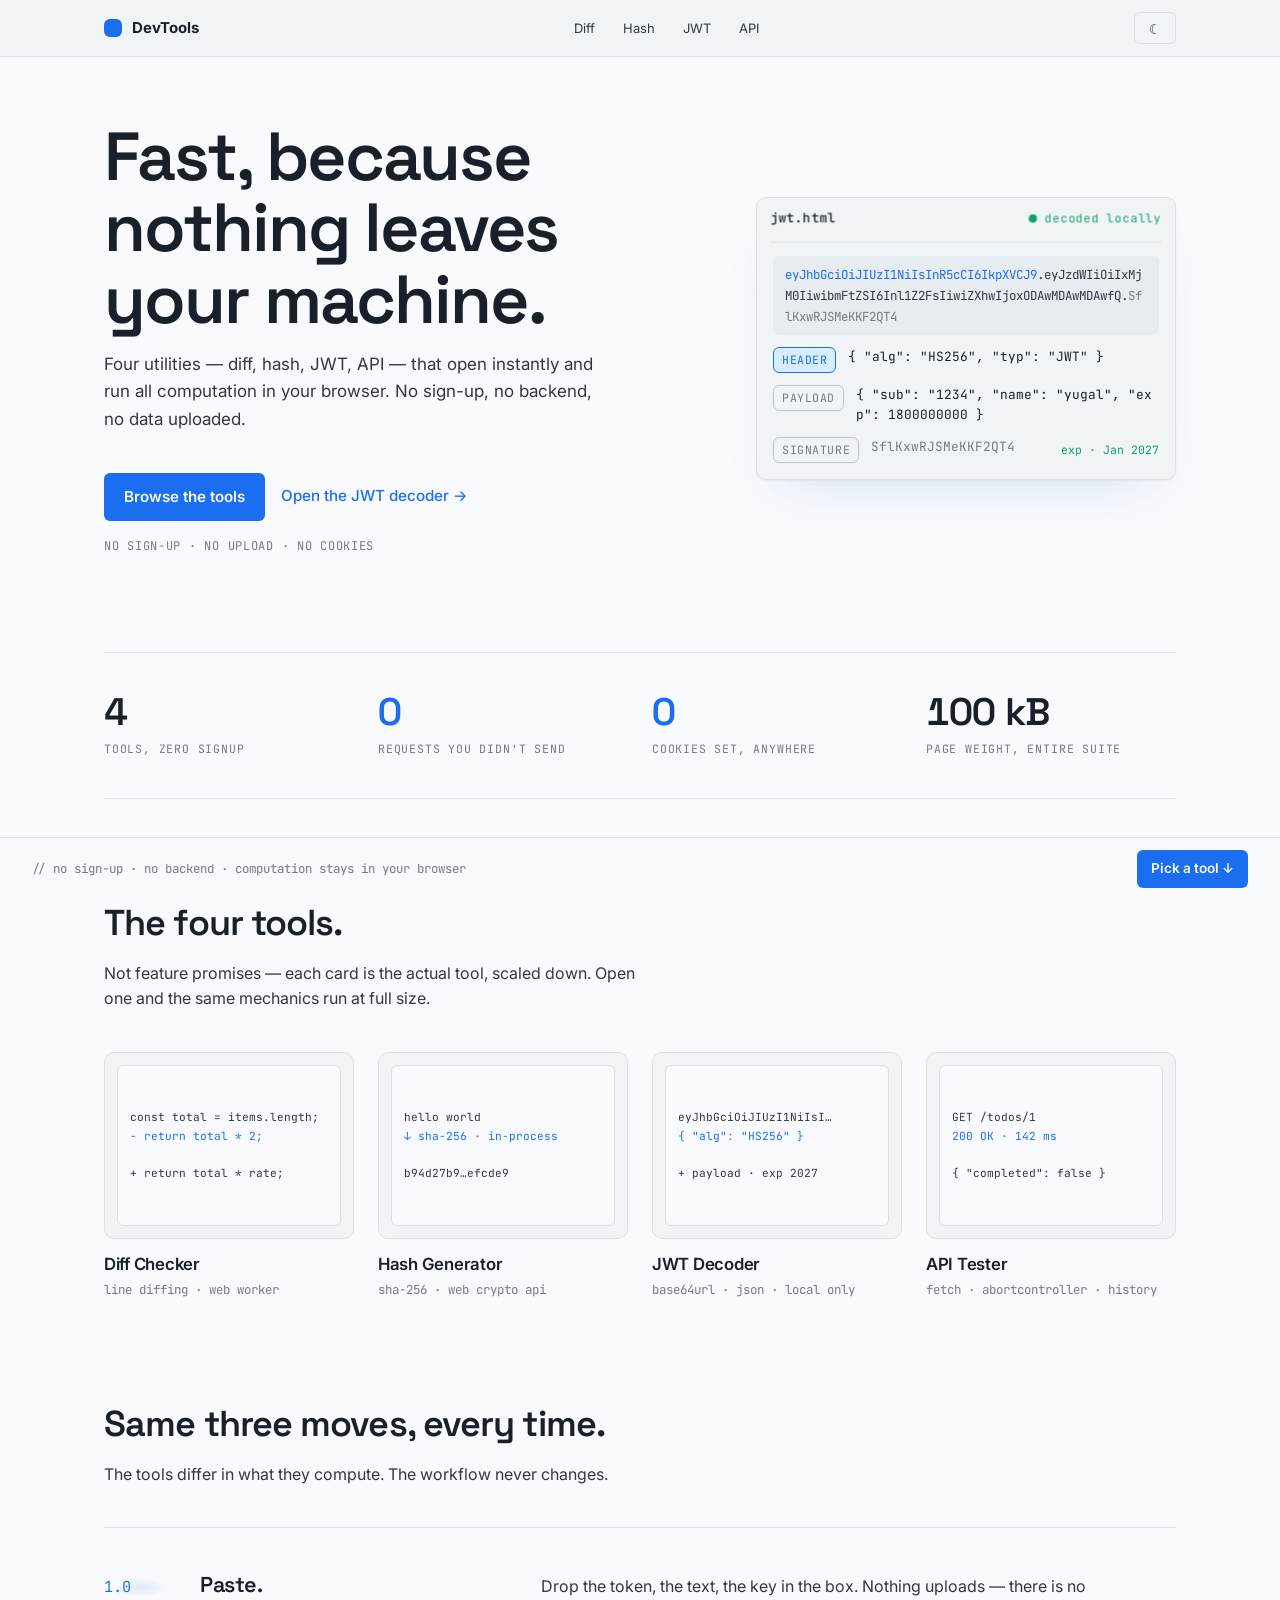
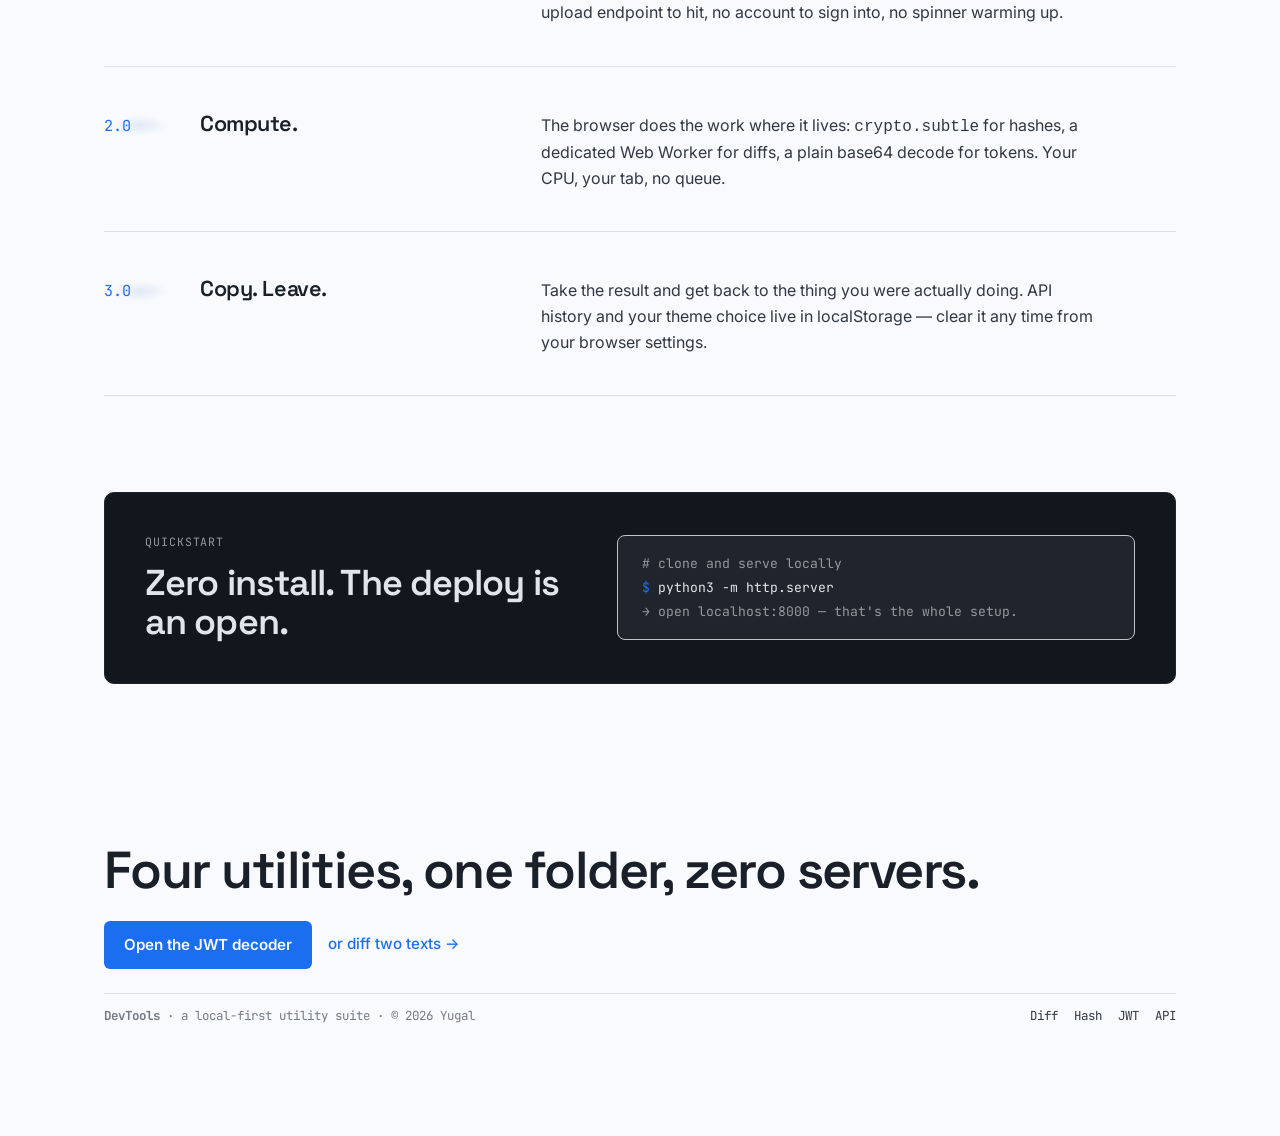
<file: index.html>
<!DOCTYPE html>
<html lang="en">
<head>
    <meta charset="UTF-8">
    <meta name="viewport" content="width=device-width, initial-scale=1.0">
    <title>DevTools — Fast, local, developer utilities</title>
    <link rel="stylesheet" href="https://fonts.googleapis.com/css2?family=Space+Grotesk:wght@400;500;600;700&family=Inter:wght@400;500;600&family=JetBrains+Mono:wght@400;500;600&display=swap">
    <link rel="stylesheet" href="css/style.css">
    <link rel="stylesheet" href="css/landing.css">
    <script>
    (function () {
        var t = localStorage.getItem('devtools-theme');
        if (t !== 'dark' && t !== 'light') {
            t = window.matchMedia('(prefers-color-scheme: dark)').matches ? 'dark' : 'light';
        }
        document.documentElement.dataset.theme = t;
    })();
    </script>
</head>
<body class="home-page">
    <nav class="site-nav">
        <div class="nav-inner">
            <a class="brand" href="index.html"><span class="brand-logo"></span>DevTools</a>
            <div class="nav-links">
                <a class="nav-link" href="diff.html">Diff</a>
                <a class="nav-link" href="hash.html">Hash</a>
                <a class="nav-link" href="jwt.html">JWT</a>
                <a class="nav-link" href="api.html">API</a>
            </div>
            <button class="theme-toggle" type="button" aria-label="Toggle dark mode" title="Toggle dark mode" aria-pressed="false">
                <span class="icon-moon">☾</span>
                <span class="icon-sun">☀</span>
            </button>
        </div>
    </nav>

    <main class="landing">

        <!-- H2 · Split diptych: headline + lede left, live product exhibit right -->
        <section class="hero-split">
            <div class="hero-copy">
                <h1>Fast, because nothing leaves your machine.</h1>
                <p class="hero-lede">Four utilities — diff, hash, JWT, API — that open instantly and run all computation in your browser. No sign-up, no backend, no data uploaded.</p>
                <div class="hero-actions">
                    <a class="cta-solid" href="#tools">Browse the tools</a>
                    <a class="link-quiet" href="jwt.html">Open the JWT decoder →</a>
                </div>
                <p class="hero-meta">no sign-up · no upload · no cookies</p>
            </div>

            <figure class="stage" aria-hidden="true">
                <span class="hotspot hs-tl"></span>
                <span class="hotspot hs-tc"></span>
                <span class="hotspot hs-tr"></span>
                <span class="hotspot hs-ml"></span>
                <span class="hotspot hs-mc"></span>
                <span class="hotspot hs-mr"></span>
                <span class="hotspot hs-bl"></span>
                <span class="hotspot hs-bc"></span>
                <span class="hotspot hs-br"></span>

                <div class="exhibit">
                    <div class="ex-head">
                        <span class="ex-title">jwt.html</span>
                        <span class="ex-status">decoded locally</span>
                    </div>
                    <div class="ex-token">
                        <span class="tok-h">eyJhbGciOiJIUzI1NiIsInR5cCI6IkpXVCJ9</span>.<span class="tok-p">eyJzdWIiOiIxMjM0IiwibmFtZSI6Inl1Z2FsIiwiZXhwIjoxODAwMDAwMDAwfQ</span>.<span class="tok-s">SflKxwRJSMeKKF2QT4</span>
                    </div>
                    <div class="ex-row">
                        <span class="ex-tag ex-tag--accent">Header</span>
                        <span class="ex-code">{ "alg": "HS256", "typ": "JWT" }</span>
                    </div>
                    <div class="ex-row">
                        <span class="ex-tag">Payload</span>
                        <span class="ex-code">{ "sub": "1234", "name": "yugal", "exp": 1800000000 }</span>
                    </div>
                    <div class="ex-row">
                        <span class="ex-tag">Signature</span>
                        <span class="ex-code"><span class="dim">SflKxwRJSMeKKF2QT4</span></span>
                        <span class="ex-note">exp · Jan 2027</span>
                    </div>
                </div>
            </figure>
        </section>

        <!-- T4 · Numbered stat strip: every number real and measured -->
        <section class="stat-strip reveal">
            <div><b>4</b><span>tools, zero signup</span></div>
            <div class="zero"><b>0</b><span>requests you didn&apos;t send</span></div>
            <div class="zero"><b>0</b><span>cookies set, anywhere</span></div>
            <div><b>100&nbsp;kB</b><span>page weight, entire suite</span></div>
        </section>

        <!-- F6 · Product card grid: the four tools, each shown working -->
        <h2 class="section-kicker" id="tools">The four tools.</h2>
        <p class="section-sub">Not feature promises — each card is the actual tool, scaled down. Open one and the same mechanics run at full size.</p>

        <section class="product-grid">
            <a class="product reveal" href="diff.html">
                <span class="product__media">
                    <span class="exhibit-lite" aria-hidden="true">const total = items.length;<br><span class="accent-text">− return total * 2;</span><br>+ return total * rate;</span>
                </span>
                <span class="product__go" aria-hidden="true">→</span>
                <h3 class="product__name">Diff Checker</h3>
                <p class="product__price">line diffing · web worker</p>
            </a>

            <a class="product reveal" href="hash.html">
                <span class="product__media">
                    <span class="exhibit-lite" aria-hidden="true">hello world<br><span class="accent-text">↓ sha-256 · in-process</span><br>b94d27b9…efcde9</span>
                </span>
                <span class="product__go" aria-hidden="true">→</span>
                <h3 class="product__name">Hash Generator</h3>
                <p class="product__price">sha-256 · web crypto api</p>
            </a>

            <a class="product reveal" href="jwt.html">
                <span class="product__media">
                    <span class="exhibit-lite" aria-hidden="true">eyJhbGciOiJIUzI1NiIsI…<br><span class="accent-text">{ "alg": "HS256" }</span><br>+ payload · exp 2027</span>
                </span>
                <span class="product__go" aria-hidden="true">→</span>
                <h3 class="product__name">JWT Decoder</h3>
                <p class="product__price">base64url · json · local only</p>
            </a>

            <a class="product reveal" href="api.html">
                <span class="product__media">
                    <span class="exhibit-lite" aria-hidden="true">GET /todos/1<br><span class="accent-text">200 OK · 142 ms</span><br>{ "completed": false }</span>
                </span>
                <span class="product__go" aria-hidden="true">→</span>
                <h3 class="product__name">API Tester</h3>
                <p class="product__price">fetch · abortcontroller · history</p>
            </a>
        </section>

        <!-- F4 · Step sequence: the universal flow every tool shares -->
        <h2 class="section-kicker reveal">Same three moves, every time.</h2>
        <p class="section-sub reveal">The tools differ in what they compute. The workflow never changes.</p>

        <ol class="steps">
            <li class="reveal">
                <span class="stage">1.0</span>
                <h3>Paste.</h3>
                <p>Drop the token, the text, the key in the box. Nothing uploads — there is no upload endpoint to hit, no account to sign into, no spinner warming up.</p>
            </li>
            <li class="reveal">
                <span class="stage">2.0</span>
                <h3>Compute.</h3>
                <p>The browser does the work where it lives: <code>crypto.subtle</code> for hashes, a dedicated Web Worker for diffs, a plain base64 decode for tokens. Your CPU, your tab, no queue.</p>
            </li>
            <li class="reveal">
                <span class="stage">3.0</span>
                <h3>Copy. Leave.</h3>
                <p>Take the result and get back to the thing you were actually doing. API history and your theme choice live in localStorage — clear it any time from your browser settings.</p>
            </li>
        </ol>

        <!-- Graphite quickstart band — Cobalt's one dark beat -->
        <section class="quickstart reveal" aria-label="Zero install">
            <div>
                <p class="qs-meta">Quickstart</p>
                <h2>Zero install. The deploy is an open.</h2>
            </div>
            <div class="qs-term">
                <span class="c"># clone and serve locally</span><br>
                <span class="p">$</span> <span class="v">python3 -m http.server</span><br>
                <span class="c">→ open localhost:8000 — that's the whole setup.</span>
            </div>
        </section>

        <!-- Ft5 · Statement footer -->
        <footer class="foot-stmt reveal">
            <p class="foot-stmt__line">Four utilities, one folder, zero servers.</p>
            <div class="foot-stmt__actions">
                <a class="cta-solid" href="jwt.html">Open the JWT decoder</a>
                <a class="link-quiet" href="diff.html">or diff two texts →</a>
            </div>
            <div class="foot-stmt__meta">
                <span><strong>DevTools</strong> · a local-first utility suite · © 2026 Yugal</span>
                <span><a href="diff.html">Diff</a><a href="hash.html">Hash</a><a href="jwt.html">JWT</a><a href="api.html">API</a></span>
            </div>
        </footer>

    </main>

    <!-- C4 · Sticky bottom bar: the CTA, always reachable -->
    <aside class="cta-sticky">
        <span class="note">// no sign-up · no backend · computation stays in your browser</span>
        <a class="cta-solid" href="#tools">Pick a tool ↓</a>
    </aside>

    <script src="js/theme.js"></script>
</body>
</html>
</file>
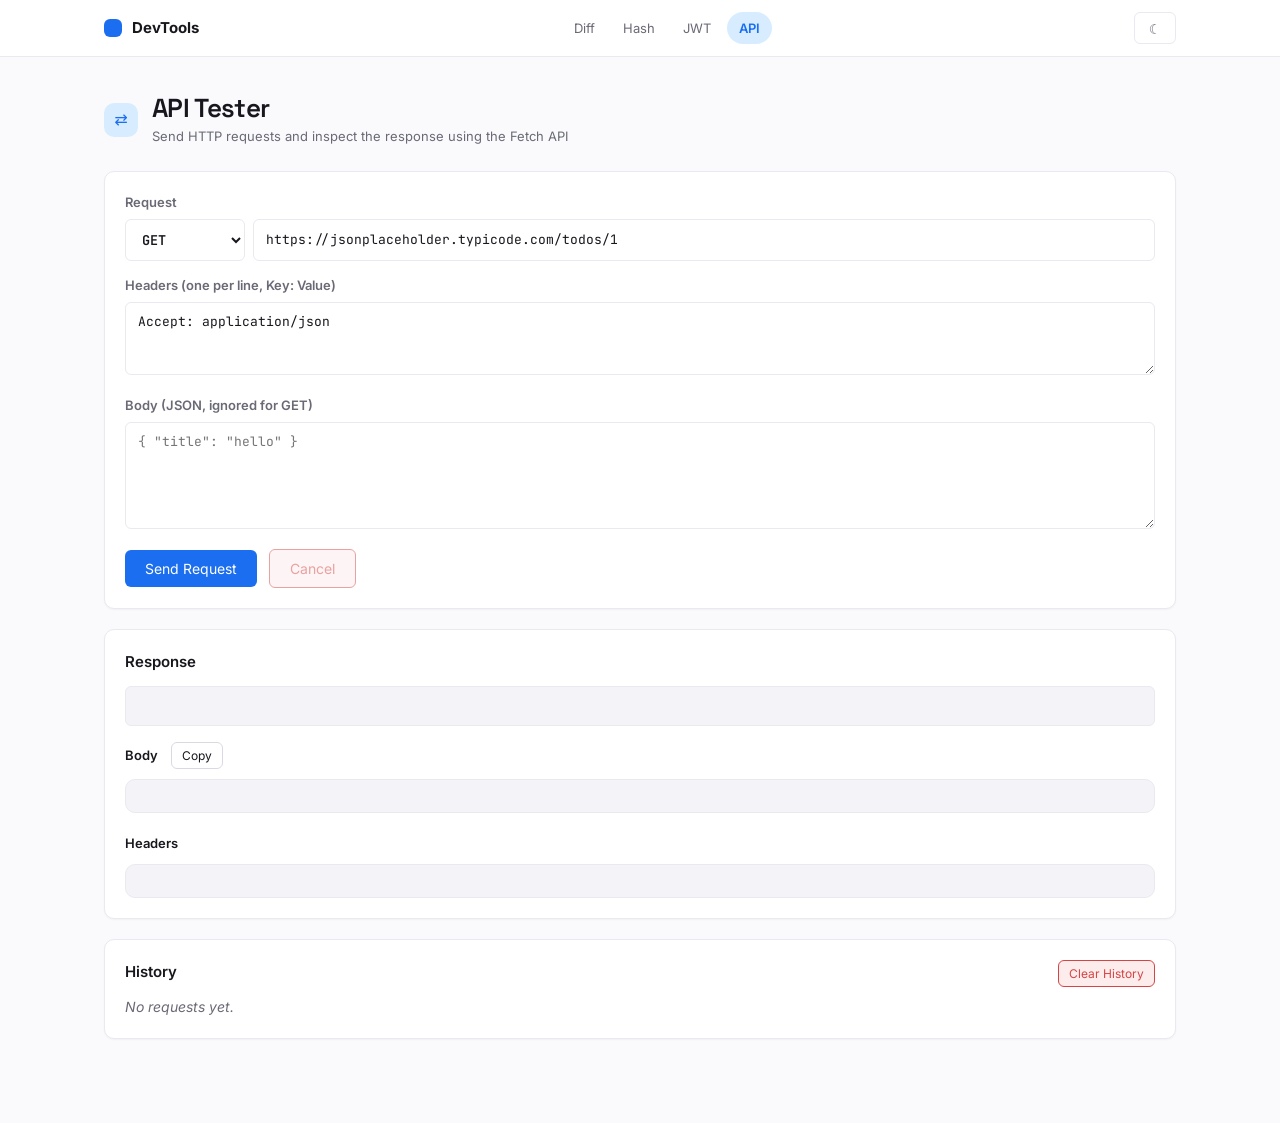
<file: api.html>
<!DOCTYPE html>
<html lang="en">
<head>
    <meta charset="UTF-8">
    <meta name="viewport" content="width=device-width, initial-scale=1.0">
    <title>API Tester - DevTools</title>
    <link rel="stylesheet" href="https://fonts.googleapis.com/css2?family=Space+Grotesk:wght@400;500;600;700&family=Inter:wght@400;500;600&family=JetBrains+Mono:wght@400;500;600&display=swap">
    <link rel="stylesheet" href="css/style.css">
    <link rel="stylesheet" href="css/api.css">
    <script>
    (function () {
        var t = localStorage.getItem('devtools-theme');
        if (t !== 'dark' && t !== 'light') {
            t = window.matchMedia('(prefers-color-scheme: dark)').matches ? 'dark' : 'light';
        }
        document.documentElement.dataset.theme = t;
    })();
    </script>
</head>
<body>
    <nav class="site-nav">
        <div class="nav-inner">
            <a class="brand" href="index.html"><span class="brand-logo"></span>DevTools</a>
            <div class="nav-links">
                <a class="nav-link" href="diff.html">Diff</a>
                <a class="nav-link" href="hash.html">Hash</a>
                <a class="nav-link" href="jwt.html">JWT</a>
                <a class="nav-link active" aria-current="page" href="api.html">API</a>
            </div>
            <button class="theme-toggle" type="button" aria-label="Toggle dark mode" title="Toggle dark mode" aria-pressed="false">
                <span class="icon-moon">☾</span>
                <span class="icon-sun">☀</span>
            </button>
        </div>
    </nav>

    <main>
        <div class="page-head">
            <div class="tool-icon tint-amber">⇄</div>
            <div>
                <h1 class="page-title">API Tester</h1>
                <p class="page-desc">Send HTTP requests and inspect the response using the Fetch API</p>
            </div>
        </div>

        <div class="container">
            <label for="apiUrl">Request</label>
            <div class="request-row">
                <select id="apiMethod" class="method-select">
                    <option value="GET">GET</option>
                    <option value="POST">POST</option>
                    <option value="PUT">PUT</option>
                    <option value="PATCH">PATCH</option>
                    <option value="DELETE">DELETE</option>
                </select>
                <input type="text" id="apiUrl" class="mono" placeholder="https://jsonplaceholder.typicode.com/todos/1" value="https://jsonplaceholder.typicode.com/todos/1">
            </div>

            <label for="apiHeaders">Headers (one per line, Key: Value)</label>
            <textarea id="apiHeaders" class="mono" rows="3" placeholder="Content-Type: application/json">Accept: application/json</textarea>

            <label for="apiBody">Body (JSON, ignored for GET)</label>
            <textarea id="apiBody" class="mono" rows="5" placeholder='{ "title": "hello" }'></textarea>

            <button id="sendBtn">Send Request</button>
            <button id="cancelBtn" class="btn-danger" disabled>Cancel</button>
        </div>

        <div class="container">
            <h3>Response</h3>
            <div id="apiStatus" class="api-status"></div>

            <div class="api-section">
                <p class="api-label">Body <button id="copyBtn" class="btn-secondary copy-btn">Copy</button></p>
                <div id="apiResponse" class="api-output"></div>
            </div>

            <div class="api-section">
                <p class="api-label">Headers</p>
                <div id="apiResHeaders" class="api-output"></div>
            </div>
        </div>

        <div class="container">
            <h3>History <button id="clearHistoryBtn" class="btn-danger action-btn">Clear History</button></h3>
            <div id="historyList"></div>
        </div>
    </main>

    <script src="js/theme.js"></script>
    <script src="js/api.js"></script>
</body>
</html>
</file>
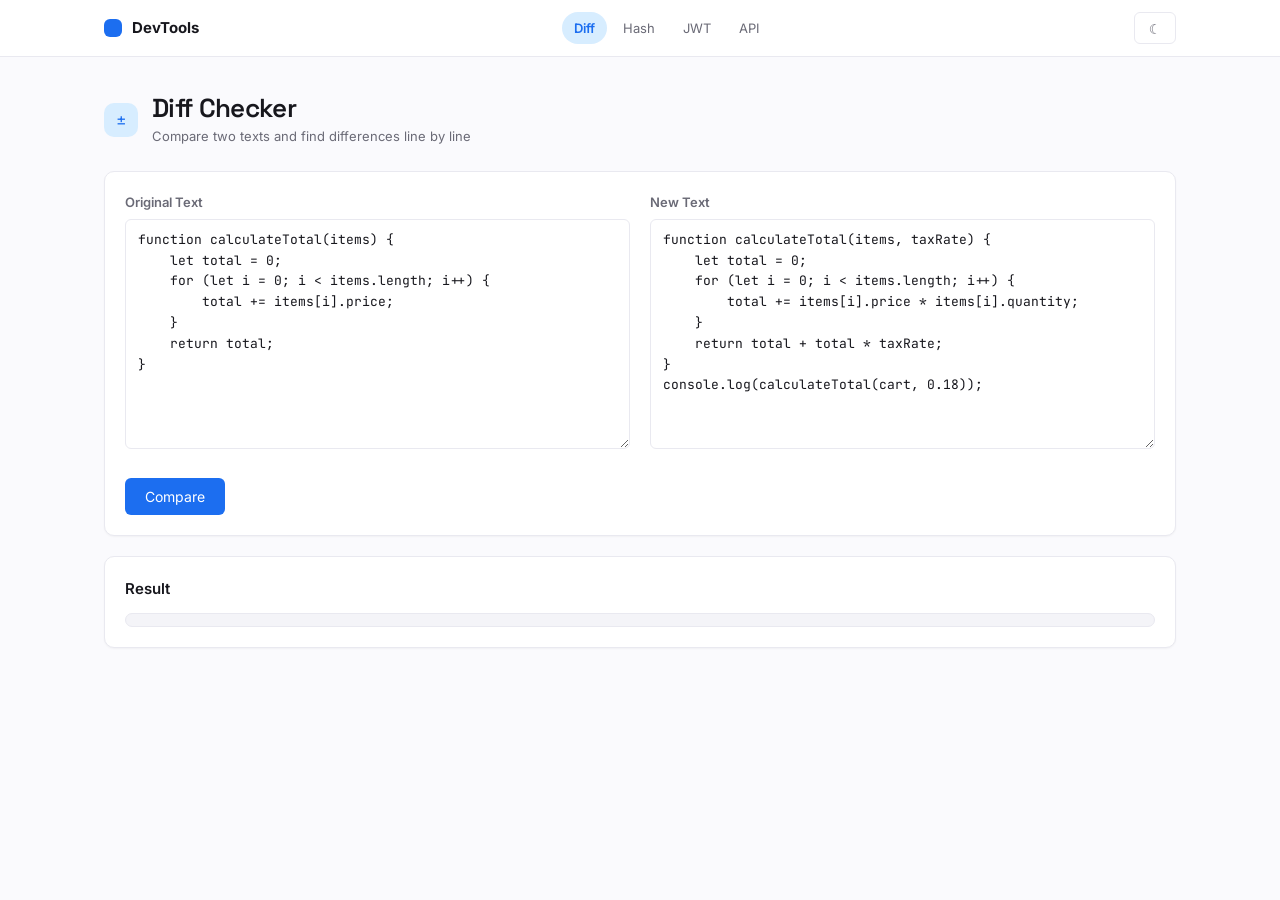
<file: diff.html>
<!DOCTYPE html>
<html lang="en">
<head>
    <meta charset="UTF-8">
    <meta name="viewport" content="width=device-width, initial-scale=1.0">
    <title>Diff Checker - DevTools</title>
    <link rel="stylesheet" href="https://fonts.googleapis.com/css2?family=Space+Grotesk:wght@400;500;600;700&family=Inter:wght@400;500;600&family=JetBrains+Mono:wght@400;500;600&display=swap">
    <link rel="stylesheet" href="css/style.css">
    <link rel="stylesheet" href="css/diff.css">
    <script>
    (function () {
        var t = localStorage.getItem('devtools-theme');
        if (t !== 'dark' && t !== 'light') {
            t = window.matchMedia('(prefers-color-scheme: dark)').matches ? 'dark' : 'light';
        }
        document.documentElement.dataset.theme = t;
    })();
    </script>
</head>
<body>
    <nav class="site-nav">
        <div class="nav-inner">
            <a class="brand" href="index.html"><span class="brand-logo"></span>DevTools</a>
            <div class="nav-links">
                <a class="nav-link active" aria-current="page" href="diff.html">Diff</a>
                <a class="nav-link" href="hash.html">Hash</a>
                <a class="nav-link" href="jwt.html">JWT</a>
                <a class="nav-link" href="api.html">API</a>
            </div>
            <button class="theme-toggle" type="button" aria-label="Toggle dark mode" title="Toggle dark mode" aria-pressed="false">
                <span class="icon-moon">☾</span>
                <span class="icon-sun">☀</span>
            </button>
        </div>
    </nav>

    <main>
        <div class="page-head">
            <div class="tool-icon tint-blue">±</div>
            <div>
                <h1 class="page-title">Diff Checker</h1>
                <p class="page-desc">Compare two texts and find differences line by line</p>
            </div>
        </div>

        <div class="container">
            <div class="diff-inputs">
                <div>
                    <label for="originalText">Original Text</label>
                    <div class="editor">
                        <div id="originalBg" class="editor-bg mono" aria-hidden="true"></div>
                        <textarea id="originalText" class="mono" rows="10" placeholder="Enter original text here...">function calculateTotal(items) {
    let total = 0;
    for (let i = 0; i &lt; items.length; i++) {
        total += items[i].price;
    }
    return total;
}</textarea>
                    </div>
                </div>
                <div>
                    <label for="newText">New Text</label>
                    <div class="editor">
                        <div id="newBg" class="editor-bg mono" aria-hidden="true"></div>
                        <textarea id="newText" class="mono" rows="10" placeholder="Enter new text here...">function calculateTotal(items, taxRate) {
    let total = 0;
    for (let i = 0; i &lt; items.length; i++) {
        total += items[i].price * items[i].quantity;
    }
    return total + total * taxRate;
}
console.log(calculateTotal(cart, 0.18));</textarea>
                    </div>
                </div>
            </div>
            <button id="compareBtn">Compare</button>
        </div>

        <div class="container">
            <h3>Result</h3>
            <div id="diffResult" class="diff-result"></div>
        </div>
    </main>

    <script src="js/theme.js"></script>
    <script src="js/diff.js"></script>
</body>
</html>
</file>
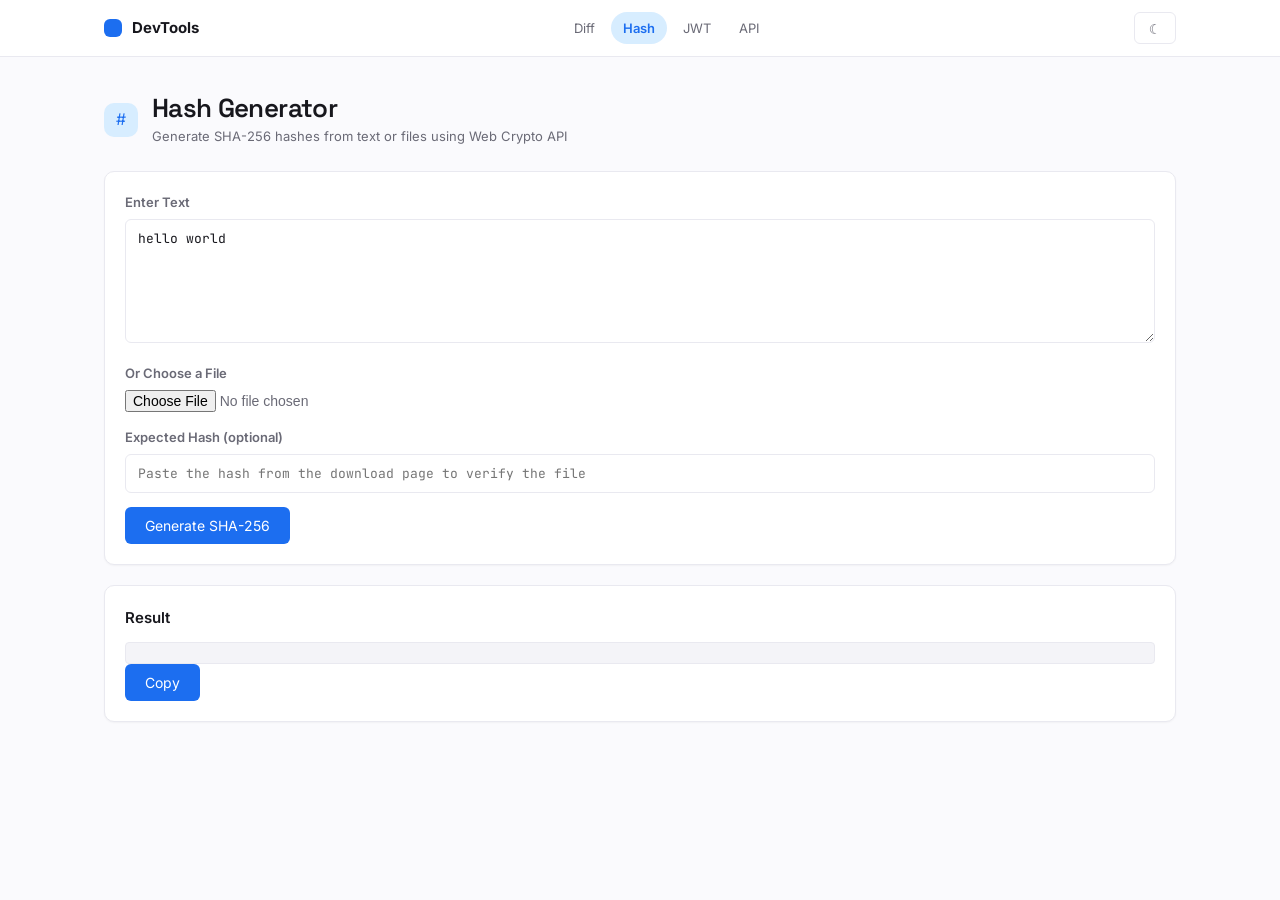
<file: hash.html>
<!DOCTYPE html>
<html lang="en">
<head>
    <meta charset="UTF-8">
    <meta name="viewport" content="width=device-width, initial-scale=1.0">
    <title>Hash Generator - DevTools</title>
    <link rel="stylesheet" href="https://fonts.googleapis.com/css2?family=Space+Grotesk:wght@400;500;600;700&family=Inter:wght@400;500;600&family=JetBrains+Mono:wght@400;500;600&display=swap">
    <link rel="stylesheet" href="css/style.css">
    <link rel="stylesheet" href="css/hash.css">
    <script>
    (function () {
        var t = localStorage.getItem('devtools-theme');
        if (t !== 'dark' && t !== 'light') {
            t = window.matchMedia('(prefers-color-scheme: dark)').matches ? 'dark' : 'light';
        }
        document.documentElement.dataset.theme = t;
    })();
    </script>
</head>
<body>
    <nav class="site-nav">
        <div class="nav-inner">
            <a class="brand" href="index.html"><span class="brand-logo"></span>DevTools</a>
            <div class="nav-links">
                <a class="nav-link" href="diff.html">Diff</a>
                <a class="nav-link active" aria-current="page" href="hash.html">Hash</a>
                <a class="nav-link" href="jwt.html">JWT</a>
                <a class="nav-link" href="api.html">API</a>
            </div>
            <button class="theme-toggle" type="button" aria-label="Toggle dark mode" title="Toggle dark mode" aria-pressed="false">
                <span class="icon-moon">☾</span>
                <span class="icon-sun">☀</span>
            </button>
        </div>
    </nav>

    <main>
        <div class="page-head">
            <div class="tool-icon tint-indigo">#</div>
            <div>
                <h1 class="page-title">Hash Generator</h1>
                <p class="page-desc">Generate SHA-256 hashes from text or files using Web Crypto API</p>
            </div>
        </div>

        <div class="container">
            <label for="hashInput">Enter Text</label>
            <textarea id="hashInput" class="mono" rows="6" placeholder="Type or paste text here...">hello world</textarea>

            <label for="hashFile">Or Choose a File</label>
            <input type="file" id="hashFile" class="file-input">

            <label for="expectedHash">Expected Hash (optional)</label>
            <input type="text" id="expectedHash" class="mono" placeholder="Paste the hash from the download page to verify the file">

            <button id="generateBtn">Generate SHA-256</button>
        </div>

        <div class="container">
            <h3>Result</h3>
            <div id="hashOutput" class="hash-output"></div>
            <div id="hashMatch" class="hash-match"></div>
            <button id="copyBtn">Copy</button>
        </div>
    </main>

    <script src="js/theme.js"></script>
    <script src="js/hash.js"></script>
</body>
</html>
</file>
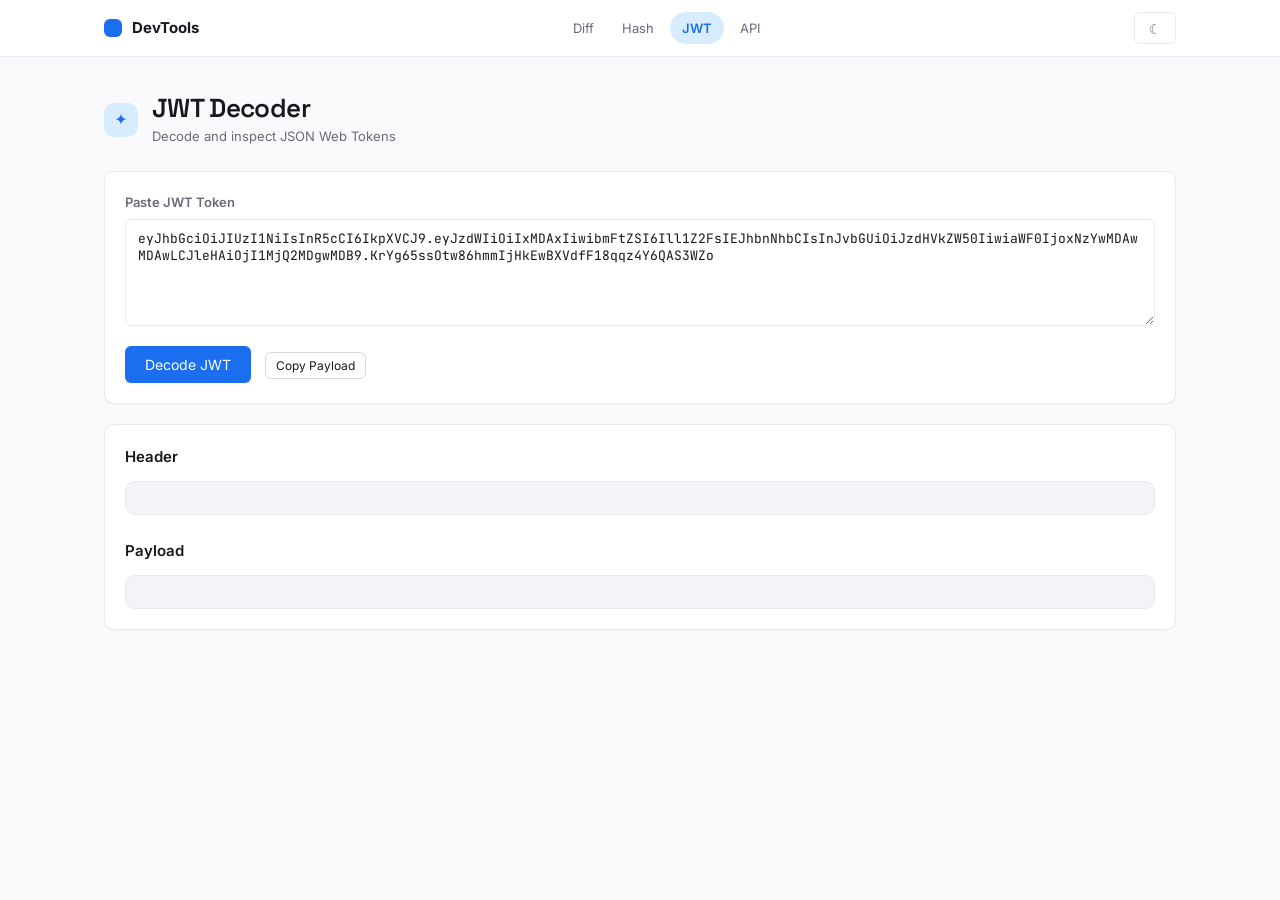
<file: jwt.html>
<!DOCTYPE html>
<html lang="en">
<head>
    <meta charset="UTF-8">
    <meta name="viewport" content="width=device-width, initial-scale=1.0">
    <title>JWT Decoder - DevTools</title>
    <link rel="stylesheet" href="https://fonts.googleapis.com/css2?family=Space+Grotesk:wght@400;500;600;700&family=Inter:wght@400;500;600&family=JetBrains+Mono:wght@400;500;600&display=swap">
    <link rel="stylesheet" href="css/style.css">
    <link rel="stylesheet" href="css/jwt.css">
    <script>
    (function () {
        var t = localStorage.getItem('devtools-theme');
        if (t !== 'dark' && t !== 'light') {
            t = window.matchMedia('(prefers-color-scheme: dark)').matches ? 'dark' : 'light';
        }
        document.documentElement.dataset.theme = t;
    })();
    </script>
</head>
<body>
    <nav class="site-nav">
        <div class="nav-inner">
            <a class="brand" href="index.html"><span class="brand-logo"></span>DevTools</a>
            <div class="nav-links">
                <a class="nav-link" href="diff.html">Diff</a>
                <a class="nav-link" href="hash.html">Hash</a>
                <a class="nav-link active" aria-current="page" href="jwt.html">JWT</a>
                <a class="nav-link" href="api.html">API</a>
            </div>
            <button class="theme-toggle" type="button" aria-label="Toggle dark mode" title="Toggle dark mode" aria-pressed="false">
                <span class="icon-moon">☾</span>
                <span class="icon-sun">☀</span>
            </button>
        </div>
    </nav>

    <main>
        <div class="page-head">
            <div class="tool-icon tint-green">✦</div>
            <div>
                <h1 class="page-title">JWT Decoder</h1>
                <p class="page-desc">Decode and inspect JSON Web Tokens</p>
            </div>
        </div>

        <div class="container">
            <label for="jwtInput">Paste JWT Token</label>
            <textarea id="jwtInput" class="mono" rows="5" placeholder="eyJhbGciOiJIUzI1NiIsInR5cCI6IkpXVCJ9...">eyJhbGciOiJIUzI1NiIsInR5cCI6IkpXVCJ9.eyJzdWIiOiIxMDAxIiwibmFtZSI6Ill1Z2FsIEJhbnNhbCIsInJvbGUiOiJzdHVkZW50IiwiaWF0IjoxNzYwMDAwMDAwLCJleHAiOjI1MjQ2MDgwMDB9.KrYg65ssOtw86hmmIjHkEwBXVdfF18qqz4Y6QAS3WZo</textarea>
            <button id="decodeBtn">Decode JWT</button>
            <button id="copyBtn" class="btn-secondary copy-btn">Copy Payload</button>
        </div>

        <div class="container">
            <div class="jwt-section">
                <h3>Header</h3>
                <div id="jwtHeader" class="jwt-output"></div>
            </div>

            <div id="jwtStatus" class="jwt-status"></div>

            <div class="jwt-section">
                <h3>Payload</h3>
                <div id="jwtPayload" class="jwt-output"></div>
            </div>
        </div>
    </main>

    <script src="js/theme.js"></script>
    <script src="js/jwt.js"></script>
</body>
</html>
</file>
<file: css/style.css>
/* Design tokens */
:root {
    --bg: #fafafd;
    --surface: #ffffff;
    --surface-2: #f4f4f8;
    --text: #17171d;
    --text-secondary: #6a6a76;
    --text-faint: #9a9aa6;
    --border: #e9e9f0;
    --border-strong: #d9d9e3;
    --primary: oklch(57% 0.21 260);
    --primary-hover: oklch(50% 0.22 260);
    --primary-soft: oklch(94% 0.05 258);
    --on-primary: #ffffff;
    --success: #0e9f6e;
    --success-soft: #e6faf3;
    --warning: #d97a0a;
    --warning-soft: #fff4e5;
    --danger: #d64545;
    --danger-soft: #fdecec;
    --focus-ring: oklch(57% 0.21 260 / .25);
    --shadow-sm: 0 1px 2px rgba(23, 23, 29, .04);
    --shadow-md: 0 4px 12px rgba(23, 23, 29, .06);
    --shadow-accent: 0 4px 14px oklch(57% 0.21 260 / .10);
    --radius-sm: 6px;
    --radius-md: 10px;
    --radius-lg: 14px;
    --font-display: "Space Grotesk", "Inter", ui-sans-serif, system-ui, -apple-system, "Segoe UI", sans-serif;
    --font-sans: "Inter", ui-sans-serif, system-ui, -apple-system, BlinkMacSystemFont, "Segoe UI", Roboto, "Helvetica Neue", Arial, sans-serif;
    --font-mono: "JetBrains Mono", ui-monospace, "Cascadia Code", "SF Mono", Menlo, Consolas, monospace;
    color-scheme: light;
}

:root[data-theme="dark"] {
    --bg: #0a0a0a;
    --surface: #141414;
    --surface-2: #1b1b1b;
    --text: #f4f4f5;
    --text-secondary: #a1a1aa;
    --text-faint: #71717a;
    --border: #27272a;
    --border-strong: #3f3f46;
    --primary: oklch(70% 0.17 262);
    --primary-hover: oklch(76% 0.15 262);
    --primary-soft: oklch(27% 0.07 260);
    --on-primary: #0a0a0a;
    --success: #4ade80;
    --success-soft: rgba(74, 222, 128, .15);
    --warning: #fbbf24;
    --warning-soft: rgba(251, 191, 36, .15);
    --danger: #f87171;
    --danger-soft: rgba(248, 113, 113, .15);
    --focus-ring: oklch(70% 0.17 262 / .30);
    --shadow-sm: 0 1px 2px rgba(0, 0, 0, .45);
    --shadow-md: 0 4px 12px rgba(0, 0, 0, .55);
    --shadow-accent: 0 4px 14px oklch(70% 0.17 262 / .16);
    color-scheme: dark;
}

* {
    margin: 0;
    padding: 0;
    box-sizing: border-box;
}

body {
    font-family: var(--font-sans);
    background-color: var(--bg);
    color: var(--text);
    min-height: 100vh;
    display: flex;
    flex-direction: column;
    font-size: 14px;
    line-height: 1.6;
}

/* App shell */
.site-nav {
    position: sticky;
    top: 0;
    z-index: 50;
    background-color: var(--surface);
    border-bottom: 1px solid var(--border);
}

.nav-inner {
    max-width: 1120px;
    margin: 0 auto;
    padding: 0 24px;
    min-height: 56px;
    display: flex;
    align-items: center;
    justify-content: space-between;
    gap: 16px;
}

.brand {
    display: flex;
    align-items: center;
    gap: 10px;
    font-size: 15px;
    font-weight: 700;
    color: var(--text);
    text-decoration: none;
}

.brand-logo {
    width: 18px;
    height: 18px;
    border-radius: 6px;
    background: var(--primary);
}

.nav-links {
    display: flex;
    gap: 4px;
    overflow-x: auto;
}

.nav-link {
    font-size: 13px;
    color: var(--text-secondary);
    text-decoration: none;
    padding: 6px 12px;
    border-radius: 999px;
    white-space: nowrap;
    transition: background-color .15s ease, color .15s ease;
}

.nav-link:hover {
    color: var(--text);
    background-color: var(--surface-2);
}

.nav-link.active {
    color: var(--primary);
    background-color: var(--primary-soft);
    font-weight: 600;
}

.theme-toggle {
    width: 32px;
    height: 32px;
    flex: none;
    display: flex;
    align-items: center;
    justify-content: center;
    font-size: 14px;
    border: 1px solid var(--border);
    background-color: var(--surface);
    color: var(--text-secondary);
    border-radius: var(--radius-sm);
    cursor: pointer;
    transition: border-color .15s ease, color .15s ease;
}

.theme-toggle:hover {
    border-color: var(--border-strong);
    color: var(--text);
}

.theme-toggle .icon-sun {
    display: none;
}

:root[data-theme="dark"] .theme-toggle .icon-sun {
    display: inline;
}

:root[data-theme="dark"] .theme-toggle .icon-moon {
    display: none;
}

@media (max-width: 640px) {
    .nav-inner {
        flex-direction: column;
        align-items: stretch;
        padding: 10px 16px;
        gap: 8px;
    }
}

main {
    flex: 1;
    padding: 36px 24px 64px;
    max-width: 1120px;
    margin: 0 auto;
    width: 100%;
}

/* Page header (tool pages) */
.page-head {
    display: flex;
    align-items: center;
    gap: 14px;
    margin-bottom: 24px;
}

.page-title {
    font-family: var(--font-display);
    font-size: 26px;
    font-weight: 600;
    letter-spacing: -.025em;
    color: var(--text);
    line-height: 1.2;
}

.page-desc {
    font-size: 13px;
    color: var(--text-secondary);
    margin-top: 2px;
}

/* Tool icon chips */
.tool-icon {
    width: 34px;
    height: 34px;
    flex: none;
    display: flex;
    align-items: center;
    justify-content: center;
    border-radius: var(--radius-md);
    font-size: 16px;
    transition: transform .15s ease;
}

.tint-indigo, .tint-blue, .tint-green, .tint-amber {
    background: var(--primary-soft);
    color: var(--primary);
}


/* Content panels */
.container {
    background-color: var(--surface);
    border: 1px solid var(--border);
    border-radius: var(--radius-md);
    padding: 20px;
    margin-bottom: 20px;
    box-shadow: var(--shadow-sm);
}

h3 {
    font-size: 15px;
    font-weight: 600;
    color: var(--text);
    margin-bottom: 12px;
}

/* Forms */
label {
    display: block;
    font-size: 13px;
    font-weight: 600;
    color: var(--text-secondary);
    margin-bottom: 6px;
}

textarea, input[type="text"], select {
    width: 100%;
    padding: 10px 12px;
    border: 1px solid var(--border);
    background-color: var(--surface);
    color: var(--text);
    border-radius: var(--radius-sm);
    font-family: var(--font-sans);
    font-size: 13.5px;
    margin-bottom: 14px;
    transition: border-color .15s ease, box-shadow .15s ease;
}

textarea:focus, input[type="text"]:focus, select:focus {
    outline: none;
    border-color: var(--primary);
    box-shadow: 0 0 0 3px var(--focus-ring);
}

textarea {
    resize: vertical;
}

textarea.mono, input.mono {
    font-family: var(--font-mono);
    font-size: 13px;
}

/* Buttons */
button {
    font-family: var(--font-sans);
    font-size: 14px;
    padding: 10px 20px;
    border-radius: var(--radius-sm);
    border: none;
    cursor: pointer;
    background-color: var(--primary);
    color: var(--on-primary);
    transition: background-color .15s ease, color .15s ease, border-color .15s ease;
}

button:hover {
    background-color: var(--primary-hover);
}

button + button {
    margin-left: 8px;
}

.btn-secondary {
    background-color: var(--surface);
    color: var(--text);
    border: 1px solid var(--border-strong);
}

.btn-secondary:hover {
    background-color: var(--surface-2);
}

.btn-danger {
    background-color: var(--danger-soft);
    color: var(--danger);
    border: 1px solid var(--danger);
}

.btn-danger:hover {
    background-color: var(--danger);
    color: #ffffff;
}

.copy-btn {
    margin-left: 10px;
    font-size: 12px;
    padding: 5px 10px;
}

.action-btn {
    padding: 5px 10px;
    font-size: 12px;
}

/* Browser surfaces: selection + scrollbars themed from the palette */
::selection {
    background: rgba(99, 91, 255, .22);
}

:root[data-theme="dark"] ::selection {
    background: rgba(135, 132, 255, .30);
}

::-webkit-scrollbar {
    width: 10px;
    height: 10px;
}

::-webkit-scrollbar-track {
    background: transparent;
}

::-webkit-scrollbar-thumb {
    background: var(--border-strong);
    border-radius: 999px;
    border: 2px solid var(--bg);
}

::-webkit-scrollbar-thumb:hover {
    background: var(--text-faint);
}

/* Focus visibility + reduced motion */
:focus-visible {
    outline: 2px solid var(--primary);
    outline-offset: 2px;
    border-radius: var(--radius-sm);
}

@media (prefers-reduced-motion: reduce) {
    html {
        scroll-behavior: auto;
    }

    *, *::before, *::after {
        transition-duration: .01ms !important;
        animation-duration: .01ms !important;
    }
}
</file>
<file: css/landing.css>
/* Hallmark · genre: modern-minimal · macrostructure: Workbench · theme: Cobalt · enrichment: 3D tilt exhibit · nav: preserved bordered hairline shell (shared with tool pages) · footer: Ft5 Statement
 * Archetypes: H2 Split Diptych · T4 Numbered stat strip · F4 Step sequence · F6 Product card grid · C4 Sticky bottom bar · C1 solid cobalt chip · Ft5 Statement
 * Hallmark · pre-emit critique: P5 H5 E5 S4 R4 V5
 * audience: developers · use: sell/persuade · tone: technical
 * contrast: pass (40–41) · mobile: pass (34, 49, 50–57) · honest: pass (46) · chrome: pass (47) · tokens: pass (48) · icons: pass (30)
 */

/* Page-edge safety (gate 34; clip preserves sticky) */
html { overflow-x: clip; }
body { overflow-x: clip; }
html { scroll-behavior: smooth; }

/* ---- Cobalt token block (theme: cobalt · L 98.5% cool paper · signal cobalt · grotesk + mono) ---- */
:root {
    --color-paper:      oklch(98.5% 0.004 250);
    --color-paper-2:    oklch(96.5% 0.006 250);
    --color-paper-3:    oklch(94%   0.008 250);
    --color-rule:       oklch(90.5% 0.006 250);
    --color-rule-2:     oklch(82%   0.008 250);
    --color-neutral:    oklch(58%   0.015 255);
    --color-muted:      oklch(45%   0.02  255);
    --color-ink:        oklch(24%   0.02  258);
    --color-ink-2:      oklch(34%   0.018 257);
    --color-accent:     oklch(57%   0.21  260);
    --color-accent-deep: oklch(50%  0.22  260);
    --color-accent-soft: oklch(94%  0.05  258);
    --color-accent-ring: oklch(57%  0.21  260 / .28);
    --color-accent-mark: oklch(57%  0.21  260 / .22);
    --color-accent-ink:  oklch(98%  0.01  260);

    --color-graphite:    oklch(20% 0.016 260);
    --color-graphite-2:  oklch(26% 0.016 260);
    --color-graphite-ink: oklch(92% 0.010 260);
    --color-graphite-dim: oklch(68% 0.012 260);

    --font-display: "Space Grotesk", ui-sans-serif, system-ui, "Segoe UI", sans-serif;
    --font-body:    "Inter", ui-sans-serif, system-ui, "Segoe UI", sans-serif;
    --font-mono:    "JetBrains Mono", ui-monospace, "Cascadia Code", "SF Mono", Menlo, Consolas, monospace;

    --space-3xs: 0.125rem;
    --space-2xs: 0.25rem;
    --space-xs:  0.5rem;
    --space-sm:  0.75rem;
    --space-md:  1rem;
    --space-lg:  1.5rem;
    --space-xl:  2.5rem;
    --space-2xl: 4rem;
    --space-3xl: 6rem;

    --ease-out:  cubic-bezier(0.16, 1, 0.3, 1);
    --dur-micro: 120ms;
    --dur-short: 220ms;
    --dur-long:  460ms;

    --whisper: 0 1px 2px oklch(24% 0.02 258 / .05);
}

:root[data-theme="dark"] {
    --color-paper:      #0a0a0a;
    --color-paper-2:    #141414;
    --color-paper-3:    #1b1b1b;
    --color-rule:       #27272a;
    --color-rule-2:     #3f3f46;
    --color-neutral:    #9a9aa8;
    --color-muted:      #71717a;
    --color-ink:        #f4f4f5;
    --color-ink-2:      #a1a1aa;
    --color-accent:     oklch(70% 0.17 262);
    --color-accent-deep: oklch(76% 0.15 262);
    --color-accent-soft: oklch(27% 0.07 260);
    --color-accent-ring: oklch(70% 0.17 262 / .30);
    --color-accent-mark: oklch(70% 0.17 262 / .30);
    --color-accent-ink:  #0a0a0a;

    --color-graphite:    #16161a;
    --color-graphite-2:  #26262e;
    --color-graphite-ink: #f4f4f5;
    --color-graphite-dim: #9a9aa8;

    --whisper: 0 1px 2px rgb(0 0 0 / .5);
}

/* Cobalt feeds the shared shell — home page only */
body.home-page {
    --bg:            var(--color-paper);
    --surface:       var(--color-paper-2);
    --surface-2:     var(--color-paper-3);
    --text:          var(--color-ink);
    --text-secondary: var(--color-ink-2);
    --text-faint:    var(--color-neutral);
    --border:        var(--color-rule);
    --border-strong: var(--color-rule-2);
    --primary:       var(--color-accent);
    --primary-hover: var(--color-accent-deep);
    --primary-soft:  var(--color-accent-soft);
    --focus-ring:    var(--color-accent-ring);
    --shadow-accent: 0 4px 14px oklch(57% 0.20 260 / .14);

    font-family: var(--font-body);
}

body.home-page ::selection { background: var(--color-accent-mark); }

.accent-text { color: var(--color-accent); }

body.home-page .brand-logo { background: var(--color-accent); }

body.home-page .nav-link.active {
    background: transparent;
    color: var(--color-accent);
}

main.landing {
    flex: 1;
    width: 100%;
    max-width: 1120px;
    margin: 0 auto;
    padding: 0 24px;
    padding-bottom: 72px; /* room for the sticky bar */
}

/* ============================ H2 · Split diptych hero (+ 3D tilt stage) ============================ */

.hero-split {
    display: grid;
    grid-template-columns: 7fr 5fr;
    gap: var(--space-2xl);
    align-items: center;
    padding: var(--space-2xl) 0 var(--space-3xl);
}

.hero-copy h1 {
    font-family: var(--font-display);
    font-size: clamp(2.5rem, 5vw + .5rem, 4.25rem);
    font-weight: 600;
    letter-spacing: -.03em;
    line-height: 1.05;
    color: var(--color-ink);
    text-wrap: balance;
    overflow-wrap: anywhere;
    min-width: 0;
}

.hero-lede {
    font-size: 1.0625rem;
    line-height: 1.6;
    color: var(--color-ink-2);
    margin-top: var(--space-md);
    max-width: 46ch;
}

.hero-actions {
    display: flex;
    align-items: center;
    gap: var(--space-md);
    flex-wrap: wrap;
    margin-top: var(--space-xl);
}

.hero-meta {
    font-family: var(--font-mono);
    font-size: .75rem;
    letter-spacing: .06em;
    text-transform: uppercase;
    color: var(--color-neutral);
    margin-top: var(--space-md);
}

/* C1-flavoured solid cobalt chip + C3 typographic link */
.cta-solid {
    display: inline-flex;
    align-items: center;
    white-space: nowrap;
    background: var(--color-accent);
    color: var(--color-accent-ink);
    font-size: .95rem;
    font-weight: 600;
    text-decoration: none;
    padding: 12px 20px;
    border-radius: 6px;
    transition: background-color var(--dur-short) var(--ease-out), transform var(--dur-short) var(--ease-out);
}

.cta-solid:hover { background: var(--color-accent-deep); transform: translateY(-1px); }
.cta-solid:active { transform: translateY(0); }

.link-quiet {
    white-space: nowrap;
    font-size: .95rem;
    font-weight: 500;
    color: var(--color-accent);
    text-decoration: none;
    border-bottom: 1px solid transparent;
    transition: border-color 150ms var(--ease-out), color 150ms var(--ease-out);
}

.link-quiet:hover {
    color: var(--color-accent-deep);
    border-bottom-color: var(--color-accent-deep);
}

/* The stage: cursor-tracked 3D tilt on the product exhibit */
.stage {
    position: relative;
    perspective: 1400px;
}

.stage::before {
    content: "";
    position: absolute;
    inset: -10% -6%;
    background: radial-gradient(closest-side, oklch(57% 0.14 260 / .12), transparent 70%);
    pointer-events: none;
}

:root[data-theme="dark"] .stage::before {
    background: radial-gradient(closest-side, oklch(70% 0.15 262 / .18), transparent 70%);
}

.hotspot {
    position: absolute;
    width: calc(100% / 3);
    height: calc(100% / 3);
    z-index: 2;
}

.hs-tl { top: 0;       left: 0; }
.hs-tc { top: 0;       left: 33.334%; }
.hs-tr { top: 0;       left: 66.667%; }
.hs-ml { top: 33.334%; left: 0; }
.hs-mc { top: 33.334%; left: 33.334%; }
.hs-mr { top: 33.334%; left: 66.667%; }
.hs-bl { top: 66.667%; left: 0; }
.hs-bc { top: 66.667%; left: 33.334%; }
.hs-br { top: 66.667%; left: 66.667%; }

.exhibit {
    position: relative;
    z-index: 1;
    background: var(--color-paper-2);
    border: 1px solid var(--color-rule);
    border-radius: 10px;
    box-shadow: var(--whisper), 0 24px 48px -24px oklch(57% 0.14 260 / .18);
    padding: var(--space-sm) var(--space-md) var(--space-md);
    transform-style: preserve-3d;
    transition: transform .35s var(--ease-out);
}

:root[data-theme="dark"] .exhibit {
    box-shadow: var(--whisper), 0 24px 56px -20px oklch(70% 0.17 262 / .20);
}

.stage:has(.hs-tl:hover) .exhibit { transform: rotateX(7deg)  rotateY(6deg); }
.stage:has(.hs-tc:hover) .exhibit { transform: rotateX(7deg); }
.stage:has(.hs-tr:hover) .exhibit { transform: rotateX(7deg)  rotateY(-6deg); }
.stage:has(.hs-ml:hover) .exhibit { transform: rotateY(6deg); }
.stage:has(.hs-mc:hover) .exhibit { transform: translateY(-4px) scale(1.01); }
.stage:has(.hs-mr:hover) .exhibit { transform: rotateY(-6deg); }
.stage:has(.hs-bl:hover) .exhibit { transform: rotateX(-7deg) rotateY(6deg); }
.stage:has(.hs-bc:hover) .exhibit { transform: rotateX(-7deg); }
.stage:has(.hs-br:hover) .exhibit { transform: rotateX(-7deg) rotateY(-6deg); }

.ex-head, .ex-token, .ex-row { transform: translateZ(18px); }

.ex-head {
    display: flex;
    justify-content: space-between;
    align-items: center;
    border-bottom: 1px solid var(--color-rule);
    padding-bottom: var(--space-sm);
    margin-bottom: var(--space-sm);
}

.ex-title {
    font-family: var(--font-mono);
    font-size: .8rem;
    font-weight: 500;
    color: var(--color-ink);
}

.ex-status {
    font-family: var(--font-mono);
    font-size: .72rem;
    letter-spacing: .06em;
    color: var(--color-ok, #0e9f6e);
    display: inline-flex;
    align-items: center;
    gap: var(--space-xs);
    white-space: nowrap;
}

.ex-status::before {
    content: "";
    width: 8px;
    height: 8px;
    border-radius: 999px;
    background: currentColor;
}

.ex-token {
    font-family: var(--font-mono);
    font-size: .78rem;
    line-height: 1.7;
    word-break: break-all;
    background: var(--color-paper-3);
    border-radius: 6px;
    padding: var(--space-xs) var(--space-sm);
    color: var(--color-ink-2);
}

.tok-h { color: var(--color-accent); }
.tok-p { color: inherit; }
.tok-s { color: var(--color-neutral); }

.ex-row {
    display: flex;
    align-items: flex-start;
    gap: var(--space-sm);
    margin-top: var(--space-sm);
}

.ex-tag {
    flex: none;
    font-family: var(--font-mono);
    font-size: .72rem;
    letter-spacing: .05em;
    text-transform: uppercase;
    padding: var(--space-2xs) var(--space-xs);
    border-radius: 6px;
    border: 1px solid var(--color-rule-2);
    color: var(--color-neutral);
    line-height: 1.4;
}

.ex-tag--accent {
    color: var(--color-accent);
    border-color: var(--color-accent);
    background: var(--color-accent-soft);
}

.ex-code {
    flex: 1;
    min-width: 0;
    font-family: var(--font-mono);
    font-size: .8rem;
    line-height: 1.55;
    color: var(--color-ink);
    word-break: break-all;
}

.ex-code .dim { color: var(--color-neutral); }

.ex-note {
    flex: none;
    align-self: center;
    font-family: var(--font-mono);
    font-size: .72rem;
    color: var(--color-ok, #0e9f6e);
    white-space: nowrap;
}

/* ============================ T4 · Numbered stat strip (measured, not invented) ============================ */

.stat-strip {
    display: grid;
    grid-template-columns: repeat(4, 1fr);
    gap: var(--space-lg);
    border-top: 1px solid var(--color-rule);
    border-bottom: 1px solid var(--color-rule);
    padding: var(--space-xl) 0;
    font-variant-numeric: tabular-nums;
}

.stat-strip b {
    display: block;
    font-family: var(--font-display);
    font-size: clamp(1.75rem, 3vw, 2.5rem);
    font-weight: 600;
    letter-spacing: -.02em;
    line-height: 1;
    color: var(--color-ink);
}

.stat-strip span {
    display: block;
    margin-top: var(--space-xs);
    font-family: var(--font-mono);
    font-size: .72rem;
    letter-spacing: .07em;
    text-transform: uppercase;
    color: var(--color-neutral);
}

.stat-strip .zero b { color: var(--color-accent); }

/* ============================ F6 · Product card grid (the four tools) ============================ */

.section-kicker {
    font-family: var(--font-display);
    font-size: clamp(1.6rem, 3vw, 2.25rem);
    font-weight: 600;
    letter-spacing: -.025em;
    color: var(--color-ink);
    margin: var(--space-3xl) 0 var(--space-xs);
    text-wrap: balance;
}

.section-sub {
    font-size: 1rem;
    color: var(--color-ink-2);
    max-width: 56ch;
    margin-bottom: var(--space-xl);
}

.product-grid {
    display: grid;
    grid-template-columns: repeat(4, minmax(0, 1fr));
    gap: var(--space-xl) var(--space-lg);
}

.product {
    display: block;
    position: relative;
    text-decoration: none;
    color: var(--color-ink);
}

.product__media {
    display: block;
    aspect-ratio: 4 / 3;
    background: var(--color-paper-2);
    border: 1px solid var(--color-rule);
    border-radius: 10px;
    overflow: hidden;
    padding: var(--space-sm);
    margin-bottom: var(--space-sm);
    transition: border-color var(--dur-short) var(--ease-out), transform var(--dur-short) var(--ease-out);
}

.product:hover .product__media,
.product:focus-visible .product__media {
    border-color: var(--color-accent);
    transform: translateY(-2px);
}

.product__media .exhibit-lite {
    font-family: var(--font-mono);
    font-size: .7rem;
    line-height: 1.55;
    color: var(--color-ink-2);
    background: var(--color-paper);
    border: 1px solid var(--color-rule);
    border-radius: 6px;
    padding: var(--space-xs) var(--space-sm);
    height: 100%;
    overflow: hidden;
    word-break: break-all;
    display: flex;
    flex-direction: column;
    justify-content: center;
    gap: 2px;
}

.product__name {
    font-family: var(--font-body);
    font-size: 1.05rem;
    font-weight: 600;
    letter-spacing: -.015em;
    margin: 0 0 var(--space-3xs);
    color: var(--color-ink);
}

/* the mono "what it is" line, not a price */
.product__price {
    font-family: var(--font-mono);
    font-size: .78rem;
    color: var(--color-neutral);
    margin: 0;
}

.product__go {
    position: absolute;
    top: var(--space-sm);
    right: var(--space-sm);
    width: 30px;
    height: 30px;
    display: flex;
    align-items: center;
    justify-content: center;
    border-radius: 6px;
    background: var(--color-paper);
    border: 1px solid var(--color-rule-2);
    color: var(--color-accent);
    opacity: 0;
    transition: opacity var(--dur-short) var(--ease-out), transform var(--dur-short) var(--ease-out);
}

.product:hover .product__go, .product:focus-visible .product__go { opacity: 1; }

@media (pointer: coarse) { .product__go { opacity: 1; } }

/* ============================ F4 · Step sequence (how every tool works) ============================ */

.steps {
    list-style: none;
    padding: 0;
    margin: var(--space-xl) 0 0;
    border-top: 1px solid var(--color-rule);
}

.steps li {
    display: grid;
    grid-template-columns: 8ch 1fr 2fr;
    gap: var(--space-lg);
    align-items: baseline;
    padding: var(--space-xl) 0;
    border-bottom: 1px solid var(--color-rule);
}

.steps .stage {
    font-family: var(--font-mono);
    font-size: .95rem;
    font-variant-numeric: tabular-nums;
    color: var(--color-accent);
}

.steps h3 {
    font-family: var(--font-display);
    font-size: 1.35rem;
    font-weight: 600;
    letter-spacing: -.02em;
    margin: 0;
    color: var(--color-ink);
}

.steps p {
    margin: 0;
    font-size: 1rem;
    line-height: 1.6;
    color: var(--color-ink-2);
    max-width: 56ch;
}

/* ============================ Graphite quickstart band (the one dark beat) ============================ */

.quickstart {
    margin-top: var(--space-3xl);
    background: var(--color-graphite);
    border: 1px solid var(--color-graphite-2);
    border-radius: 10px;
    padding: var(--space-xl) var(--space-xl);
    color: var(--color-graphite-ink);
    display: grid;
    grid-template-columns: minmax(0, 1fr) minmax(0, 1.2fr);
    gap: var(--space-xl);
    align-items: center;
}

.quickstart h2 {
    font-family: var(--font-display);
    font-size: clamp(1.6rem, 3vw, 2.25rem);
    font-weight: 600;
    letter-spacing: -.025em;
    line-height: 1.1;
    margin: 0;
    color: var(--color-graphite-ink);
}

.quickstart .qs-meta {
    font-family: var(--font-mono);
    font-size: .72rem;
    letter-spacing: .08em;
    text-transform: uppercase;
    color: var(--color-graphite-dim);
    margin-bottom: var(--space-sm);
}

.qs-term {
    font-family: var(--font-mono);
    font-size: .82rem;
    line-height: 1.8;
    background: var(--color-graphite-2);
    border: 1px solid var(--color-rule-2);
    border-radius: 8px;
    padding: var(--space-md) var(--space-lg);
    overflow-x: auto;
}

.qs-term .c { color: var(--color-graphite-dim); }
.qs-term .p { color: var(--color-accent); }
.qs-term .v { color: var(--color-graphite-ink); }

/* ============================ Ft5 · Statement footer ============================ */

.foot-stmt {
    margin-top: var(--space-3xl);
    padding: var(--space-2xl) 0 var(--space-xl);
    display: grid;
    gap: var(--space-lg);
}

.foot-stmt__line {
    font-family: var(--font-display);
    font-size: clamp(1.75rem, 4.5vw, 3.25rem);
    font-weight: 600;
    line-height: 1.02;
    letter-spacing: -.03em;
    max-width: 28ch;
    margin: 0;
    color: var(--color-ink);
    text-wrap: balance;
}

.foot-stmt__actions { display: flex; gap: var(--space-md); align-items: center; flex-wrap: wrap; }

.foot-stmt__meta {
    display: flex;
    justify-content: space-between;
    align-items: baseline;
    gap: var(--space-md);
    flex-wrap: wrap;
    padding-top: var(--space-sm);
    border-top: 1px solid var(--color-rule);
    font-family: var(--font-mono);
    font-size: .78rem;
    color: var(--color-neutral);
}

.foot-stmt__meta a { color: var(--color-ink-2); margin-left: var(--space-md); text-decoration: none; }
.foot-stmt__meta a:hover { color: var(--color-accent); }

/* ============================ C4 · Sticky bottom bar ============================ */

.cta-sticky {
    position: fixed;
    left: 0;
    right: 0;
    bottom: 0;
    z-index: 40;
    display: flex;
    justify-content: space-between;
    align-items: center;
    gap: var(--space-md);
    padding: var(--space-sm) clamp(1rem, 4vw, 2rem);
    background: var(--color-paper);
    border-top: 1px solid var(--color-rule);
    min-height: 44px;
}

.cta-sticky .note {
    font-family: var(--font-mono);
    font-size: .78rem;
    color: var(--color-neutral);
    overflow: hidden;
    text-overflow: ellipsis;
    white-space: nowrap;
}

.cta-sticky .cta-solid { padding: 8px 14px; font-size: .85rem; }

/* ============================ Motion (3 primitives, at cap; RM-safe) ============================ */

@keyframes rise {
    from { opacity: 0; transform: translateY(12px); }
    to { opacity: 1; transform: none; }
}

@media (prefers-reduced-motion: no-preference) {
    .hero-copy > h1  { animation: rise .5s var(--ease-out) both; }
    .hero-lede       { animation: rise .5s var(--ease-out) .10s both; }
    .hero-actions    { animation: rise .5s var(--ease-out) .20s both; }
    .stage           { animation: rise .55s var(--ease-out) .30s both; }

    .ex-token { animation: rise .45s var(--ease-out) .5s both; }
    .ex-row   { animation: rise .4s var(--ease-out) both; }
    .ex-row:nth-of-type(2) { animation-delay: .62s; }
    .ex-row:nth-of-type(3) { animation-delay: .74s; }
    .ex-row:nth-of-type(4) { animation-delay: .86s; }
}

@media (prefers-reduced-motion: reduce) {
    .exhibit { transition: none; }
}

/* Scroll-linked reveals — CSS view() timelines, zero JS; one-shot by construction.
   Disabled below 40rem and under reduced motion. */
@supports (animation-timeline: view()) {
    @media (prefers-reduced-motion: no-preference) and (min-width: 40rem) {
        .reveal {
            animation: rise .5s var(--ease-out) both;
            animation-timeline: view();
            animation-range: entry 0% entry 35%;
        }
    }
}

/* ============================ Mobile collapse ============================ */

@media (max-width: 56rem) {
    .hero-split { grid-template-columns: 1fr; gap: var(--space-xl); padding: var(--space-xl) 0 var(--space-2xl); }

    .stat-strip { grid-template-columns: repeat(2, 1fr); }

    .product-grid { grid-template-columns: repeat(2, minmax(0, 1fr)); }

    .steps li { grid-template-columns: 1fr; gap: var(--space-xs); }

    .quickstart { grid-template-columns: 1fr; gap: var(--space-md); padding: var(--space-lg); }
}

@media (max-width: 40rem) {
    .hero-copy h1 { font-size: clamp(2.1rem, 9.5vw, 2.75rem); }

    .product-grid { grid-template-columns: 1fr; }

    .stat-strip { gap: var(--space-md); padding: var(--space-lg) 0; }

    .cta-sticky .note { display: none; }
}

@media (hover: none), (pointer: coarse) {
    .hotspot { display: none; }
}
</file>
<file: css/api.css>
.request-row {
    display: flex;
    gap: 8px;
}

.method-select {
    width: 120px;
    flex: none;
    font-family: var(--font-mono);
    font-weight: 600;
}

.api-status {
    font-family: var(--font-mono);
    font-size: 13px;
    padding: 10px 14px;
    border-radius: var(--radius-sm);
    border: 1px solid var(--border);
    background-color: var(--surface-2);
    color: var(--text-secondary);
    margin-bottom: 16px;
    min-height: 40px;
}

.api-status.success {
    background-color: var(--success-soft);
    color: var(--success);
    border-color: var(--success);
}

.api-status.error {
    background-color: var(--danger-soft);
    color: var(--danger);
    border-color: var(--danger);
}

.api-section {
    margin-bottom: 20px;
}

.api-section:last-child {
    margin-bottom: 0;
}

.api-label {
    font-weight: 600;
    font-size: 13px;
    color: var(--text);
    margin-bottom: 10px;
}

.api-output {
    font-family: var(--font-mono);
    font-size: 13px;
    line-height: 1.7;
    background-color: var(--surface-2);
    border: 1px solid var(--border);
    border-radius: var(--radius-md);
    padding: 16px 18px;
    white-space: pre-wrap;
    word-break: break-all;
    color: var(--text);
    max-height: 400px;
    overflow: auto;
}

.history-item {
    display: flex;
    align-items: center;
    gap: 12px;
    padding: 10px 12px;
    border: 1px solid var(--border);
    border-radius: var(--radius-sm);
    margin-bottom: 8px;
    cursor: pointer;
    font-family: var(--font-mono);
    font-size: 13px;
}

.history-item:hover {
    background-color: var(--surface-2);
    border-color: var(--primary);
}

.method-tag {
    font-weight: 600;
    color: var(--primary);
    width: 60px;
    flex: none;
}

.history-url {
    flex: 1;
    overflow: hidden;
    text-overflow: ellipsis;
    white-space: nowrap;
    color: var(--text);
}

.history-status {
    color: var(--text-secondary);
}

.empty-msg {
    color: var(--text-secondary);
    font-style: italic;
}

h3 .action-btn {
    float: right;
}

button:disabled {
    opacity: .5;
    cursor: not-allowed;
}

@media (max-width: 600px) {
    .request-row {
        flex-direction: column;
        gap: 0;
    }

    .method-select {
        width: 100%;
    }
}
</file>
<file: css/diff.css>
.diff-inputs {
    display: grid;
    grid-template-columns: 1fr 1fr;
    gap: 20px;
    margin-bottom: 15px;
}

.diff-result {
    font-family: var(--font-mono);
    font-size: 14px;
    line-height: 1.65;
    color: var(--text);
    background-color: var(--surface-2);
    border: 1px solid var(--border);
    border-radius: var(--radius-md);
    padding: 6px 0;
    overflow-x: auto;
    font-variant-numeric: tabular-nums;
}

.diff-line {
    padding: 4px 14px;
    margin: 0;
    border-left: 3px solid transparent;
}

.diff-line.added {
    background-color: var(--success-soft);
    border-left-color: var(--success);
}

.diff-line.removed {
    background-color: var(--danger-soft);
    border-left-color: var(--danger);
}

.diff-line.changed {
    background-color: var(--warning-soft);
    border-left-color: var(--warning);
}

.diff-line.unchanged {
    background-color: transparent;
    border-left-color: var(--border);
}

.diff-label {
    display: inline-block;
    width: 72px;
    font-weight: 600;
    font-size: 11.5px;
    text-transform: uppercase;
    letter-spacing: .04em;
    margin-right: 6px;
}

.diff-summary {
    margin: 12px 14px 6px;
    padding-top: 12px;
    border-top: 1px solid var(--border);
    font-size: 13px;
    color: var(--text-secondary);
}

/* Highlighted input boxes: a coloured div sits behind a transparent textarea */
.editor {
    position: relative;
    margin-bottom: 14px;
    background-color: var(--surface);
    border-radius: var(--radius-sm);
}

.editor textarea,
.editor-bg {
    font-family: var(--font-mono);
    font-size: 13px;
    line-height: 1.6;
    padding: 10px 12px;
    border: 1px solid transparent;
    white-space: pre;
    tab-size: 4;
}

.editor textarea {
    position: relative;
    z-index: 1;
    display: block;
    margin-bottom: 0;
    background-color: transparent;
    border-color: var(--border);
    overflow: auto;
    overflow-wrap: normal;
}

.editor-bg {
    position: absolute;
    inset: 0;
    overflow: hidden;
    color: transparent;
    pointer-events: none;
}

.bg-line {
    margin: 0 -12px;
    padding: 0 12px;
    min-width: max-content;
}

.bg-line.added {
    background-color: var(--success-soft);
}

.bg-line.removed {
    background-color: var(--danger-soft);
}

.bg-line.changed {
    background-color: var(--warning-soft);
}

@media (max-width: 600px) {
    .diff-inputs {
        grid-template-columns: 1fr;
    }
}
</file>
<file: css/hash.css>
.hash-output {
    display: block;
    font-family: var(--font-mono);
    font-size: 14px;
    word-break: break-all;
    padding: 10px;
    background-color: var(--surface-2);
    border: 1px solid var(--border);
    border-radius: 4px;
    color: var(--text);
}

.file-input {
    display: block;
    margin-bottom: 15px;
    font-size: 14px;
    color: var(--text-secondary);
}

.hash-match {
    margin-top: 12px;
    font-size: 13px;
}

.hash-match:empty {
    display: none;
}

.hash-match.match,
.hash-match.no-match {
    padding: 10px 14px;
    border-radius: var(--radius-md);
    border: 1px solid;
}

.hash-match.match {
    background-color: var(--success-soft);
    color: var(--success);
    border-color: var(--success);
}

.hash-match.no-match {
    background-color: var(--danger-soft);
    color: var(--danger);
    border-color: var(--danger);
}
</file>
<file: css/jwt.css>
.jwt-section {
    margin-bottom: 24px;
}

.jwt-section:last-child {
    margin-bottom: 0;
}

.jwt-section h3 {
    margin-bottom: 12px;
}

.jwt-output {
    font-family: var(--font-mono);
    font-size: 14px;
    line-height: 1.7;
    background-color: var(--surface-2);
    border: 1px solid var(--border);
    border-radius: var(--radius-md);
    padding: 16px 18px;
    white-space: pre-wrap;
    word-break: break-all;
    color: var(--text);
    font-variant-numeric: tabular-nums;
}

.jwt-output.error {
    background-color: var(--danger-soft);
    color: var(--danger);
    border-color: var(--danger);
}

.jwt-status {
    font-size: 13px;
    margin-bottom: 24px;
}

.jwt-status:empty {
    display: none;
}

.jwt-status.valid,
.jwt-status.expired {
    padding: 10px 14px;
    border-radius: var(--radius-md);
    border: 1px solid;
}

.jwt-status.valid {
    background-color: var(--success-soft);
    color: var(--success);
    border-color: var(--success);
}

.jwt-status.expired {
    background-color: var(--danger-soft);
    color: var(--danger);
    border-color: var(--danger);
}
</file>
